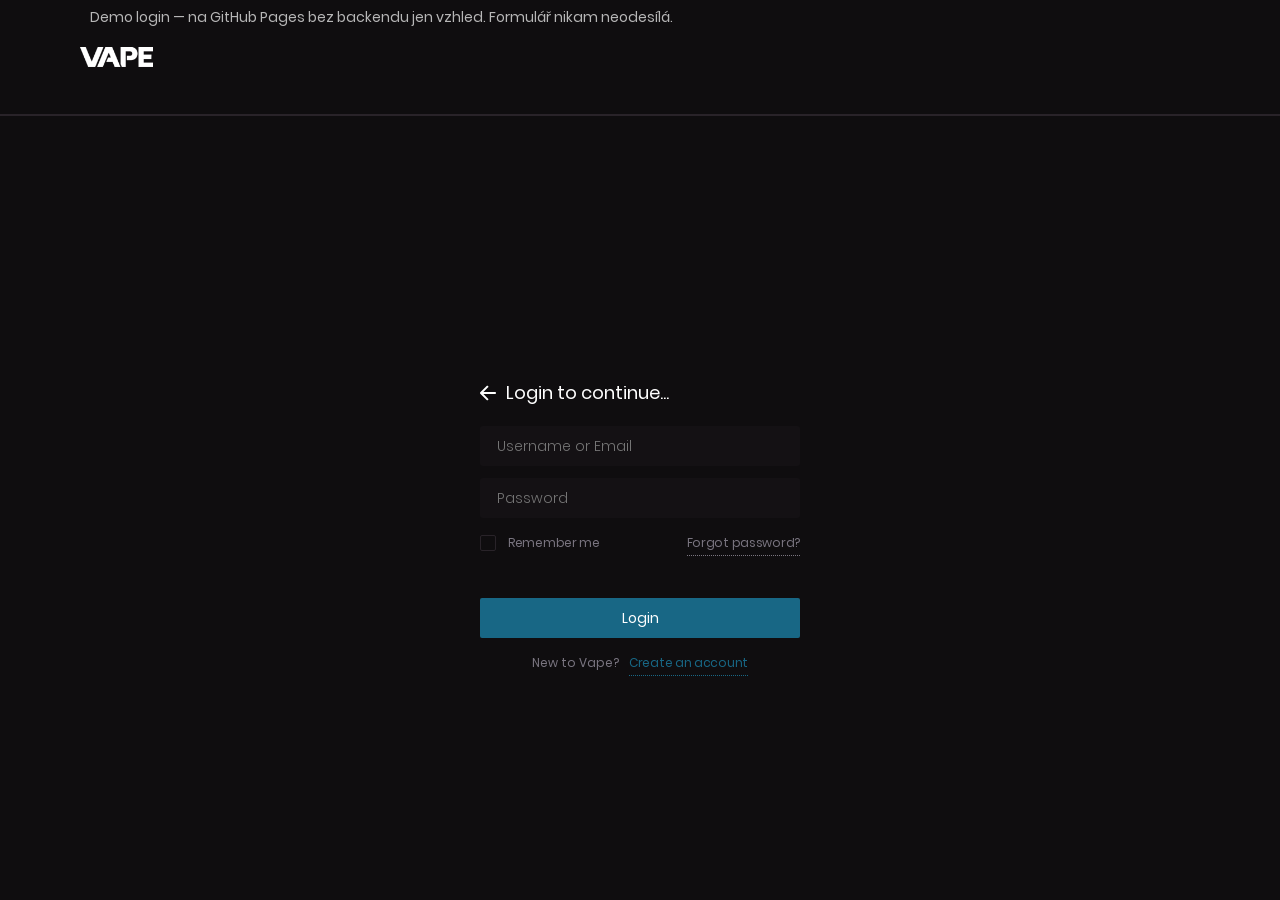
<file: login.html>
<!doctype html>
<html lang="en">



<head>
    <meta charset="utf-8">
    <meta name="viewport" content="width=device-width, initial-scale=1">
    <link rel="shortcut icon" href="storage/img/Fav.ico" type="image/x-icon">

    <!-- CSRF Token -->
    <meta name="csrf-token" content="c5QdEDQ4QCVkDv1eFwAoYvC9aiIM7wsOmTdR4XTR">
    <link rel="dns-prefetch" href="https://www.google.com/">
<!-- Global site tag (gtag.js) - Google Analytics -->


<!-- Cloudflare Turnstile -->

<!-- End Cloudflare Turnstile -->    <title>
        Vape Ghost Client    </title>
    <meta name="description" content="Like steroids for Minecraft. Vape includes the highest quality Minecraft ghost client features, and will assure that you dominate every opponent.">
    <!-- Fonts -->
    <link rel="dns-prefetch" href="http://fonts.gstatic.com/">

    <!-- Styles -->
    <link rel="stylesheet" href="css/redesignb1e5.css?id=2ac9205197d4ac233df0">
        <style>
        .wrapper {
            min-height: 100vh;
            display: flex;
            flex-direction: column;
        }
        .main_block {
            display: flex;
            flex: auto;
            align-items: center;
        }
    </style>
</head>
<body>
<div class="wrapper">
    <div class="container" style="padding:10px"><p style="opacity:.7">Demo login — na GitHub Pages bez backendu jen vzhled. Formulář nikam neodesílá.</p></div>
<header>
        <div class="container">
            <div class="header_row">
                <div class="hover_mobile"></div>
                <div class="logo_header">
                    <a href="index.html" class="logo"><img src="img/logo.png" alt=""></a>
                </div>
            </div>
        </div>
    </header>
        <section class="main_block auth">
        <div class="container">

                        <div class="auth-nav-row">
                <a href="index.html"><img src="img/back.svg" alt="back-icon"></a> Login to continue...
            </div>
                        <div class="login-form-wrapper">
                <p id="auth-err" style="display:none;color:#ff6b6b"></p><form action="pricing.html" id="login" method="GET" onsubmit="return pageLogin(event)">
                    <input type="hidden" name="_token" value="c5QdEDQ4QCVkDv1eFwAoYvC9aiIM7wsOmTdR4XTR">                    <div class="input-container">
                        <input id="user_login" name="login" autocomplete="off" class="input " type="text" placeholder="Username or Email">
                        
                    </div>
                    <div class="input-container">
                        <input id="user_pass" name="password" class="input " type="password"
                               placeholder="Password">
                        
                    </div>
                    <div class="actions-wrapper">
                        <label class="checkbox-container">
                            <span class="label-text">Remember me</span>
                            <input type="checkbox" name="remember" >
                            <span class="checkmark"></span>
                        </label>
                        <a href="password/reset.html" class="forgot-pass">Forgot password?</a>
                    </div>
                    
                    <div class="input-container">
                        <button class="login-submit">
                            Login
                        </button>
                    </div>
                    <div class="login-form-register-link">
                        New to Vape? <a href="register.html">Create an account</a>
                    </div>
                </form>
                <div class="fa_window-login">
                    <div class="enter_code_block-login">
                        <div class="code_sub">Enter the one time password <br> from your app</div>
                        <form action="#" method="POST">
                            <input type="text" class="fa_code-login" placeholder="xxx xxx">
                            <div class="fa_error"></div>
                            <button type="submit" class="blue_btn two-fa-login-submit">Submit</button>
                        </form>
                        <div class="reset_block">
                            <a href="login.html">Lost Device?</a>
                        </div>
                    </div>
                </div>
                <div class="overlay_login_window"></div>
            </div>
        </div>
    </section>
    <script src="js/redesign4c41.js?id=94fc16c4e24c112e2482" type="text/javascript"></script>
        
    </div>

<script>
function vapeGetUsers(){try{return JSON.parse(localStorage.getItem('vape_users')||'{}');}catch(e){return{};}}
function vapeSaveUsers(u){try{localStorage.setItem('vape_users',JSON.stringify(u));}catch(e){}}
function vapeEnc(p){try{return btoa(unescape(encodeURIComponent(p)));}catch(e){return p;}}
function vapeErr(m){var e=document.getElementById('vape-err')||document.getElementById('auth-err');if(e){e.textContent=m;e.style.display='block';}else{alert(m);}}
function vapeDoRegister(u,email,pw){
 if(!u){vapeErr('Enter username.');return false;}
 if(!email||email.indexOf('@')<0){vapeErr('Enter valid email.');return false;}
 if(!pw||pw.length<4){vapeErr('Password must be at least 4 characters.');return false;}
 var users=vapeGetUsers();
 if(users[u]){vapeErr('Username already registered. Login instead.');return false;}
 users[u]={email:email,pw:vapeEnc(pw)};
 vapeSaveUsers(users);
 try{localStorage.setItem('vape_user',u);}catch(e){}
 return true;}
function vapeDoLogin(u,pw){
 if(!u){vapeErr('Enter username.');return false;}
 if(!pw){vapeErr('Enter password.');return false;}
 var users=vapeGetUsers();
 if(!users[u]){for(var k in users){if(users[k].email===u){u=k;break;}}}
 if(!users[u]){vapeErr('Account not found. Register first.');return false;}
 if(users[u].pw!==vapeEnc(pw)){vapeErr('Wrong password.');return false;}
 try{localStorage.setItem('vape_user',u);}catch(e){}
 return true;}
</script><script>
function pageLogin(ev){ev.preventDefault();
 var i=document.getElementById('user_login');
 var pw=document.getElementById('user_pass');
 var u=i?i.value.trim():'';
 if(vapeDoLogin(u,pw?pw.value:'')){location.href='pricing.html';}return false;}
</script></body>


</html>
</file>
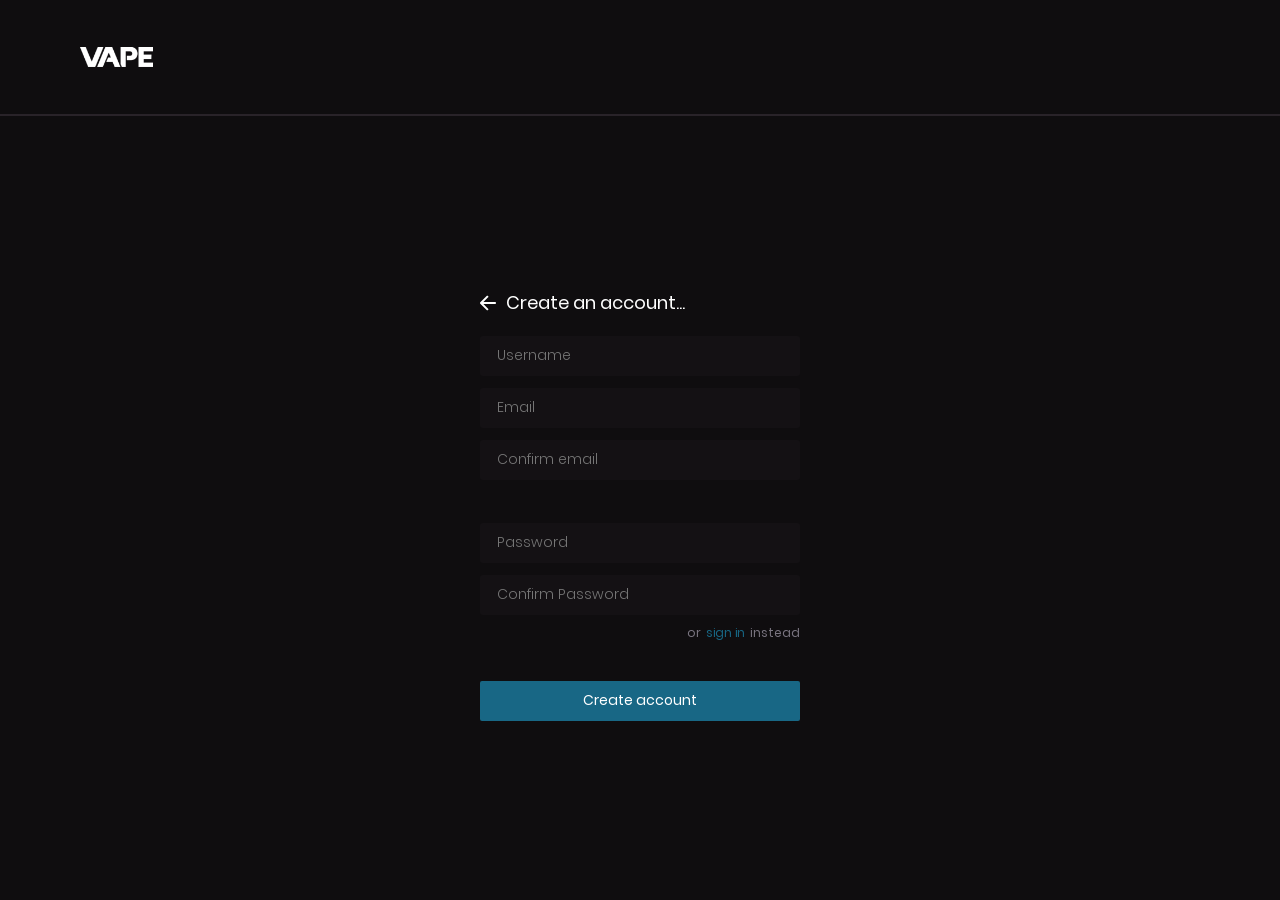
<file: register.html>
<!doctype html>
<html lang="en">



<head>
    <meta charset="utf-8">
    <meta name="viewport" content="width=device-width, initial-scale=1">
    <link rel="shortcut icon" href="storage/img/Fav.ico" type="image/x-icon">

    <!-- CSRF Token -->
    <meta name="csrf-token" content="c5QdEDQ4QCVkDv1eFwAoYvC9aiIM7wsOmTdR4XTR">
    <link rel="dns-prefetch" href="https://www.google.com/">
<!-- Global site tag (gtag.js) - Google Analytics -->


<!-- Cloudflare Turnstile -->

<!-- End Cloudflare Turnstile -->    <title>
        Vape Ghost Client    </title>
    <meta name="description" content="Like steroids for Minecraft. Vape includes the highest quality Minecraft ghost client features, and will assure that you dominate every opponent.">
    <!-- Fonts -->
    <link rel="dns-prefetch" href="http://fonts.gstatic.com/">

    <!-- Styles -->
    <link rel="stylesheet" href="css/redesignb1e5.css?id=2ac9205197d4ac233df0">
        <style>
        .wrapper {
            min-height: 100vh;
            display: flex;
            flex-direction: column;
        }
        .main_block {
            display: flex;
            flex: auto;
            align-items: center;
        }
    </style>
</head>
<body>
<div class="wrapper">
    <header>
        <div class="container">
            <div class="header_row">
                <div class="hover_mobile"></div>
                <div class="logo_header">
                    <a href="index.html" class="logo"><img src="img/logo.png" alt=""></a>
                </div>
            </div>
        </div>
    </header>
        <section class="main_block auth">
        <div class="container">

                        <div class="auth-nav-row">
                <a href="index.html"><img src="img/back.svg" alt="back-icon"></a> Create an account...
            </div>
                        <div class="login-form-wrapper">
                <p id="auth-err" style="display:none;color:#ff6b6b"></p><form action="pricing.html" id="loginform" method="GET" onsubmit="return pageRegister(event)">
                    <input type="hidden" name="_token" value="c5QdEDQ4QCVkDv1eFwAoYvC9aiIM7wsOmTdR4XTR">                    <div class="input-container">
                        <input id="username" name="username" autocomplete="off"
                               class="input "
                               type="text"
                                value=""                                placeholder="Username">
                    </div>
                    <div class="input-container">
                        <input id="email" name="email" autocomplete="off" class="input "
                               type="text"
                                value=""                               placeholder="Email">
                    </div>
                    <div class="input-container">
                        <input id="email-confirm" name="email_confirmation" autocomplete="off" class="input"
                               type="text"
                               placeholder="Confirm email">
                    </div>
                    <div class="form-inputs-separator"></div>
                    <div class="input-container">
                        <input id="user_pass" name="password"
                               class="input "
                               type="password"
                               placeholder="Password">
                    </div>
                    <div class="input-container">
                        <input id="password-confirm" name="password_confirmation"
                               class="input "
                               type="password"
                               placeholder="Confirm Password">
                    </div>
                    <div class="register-form-login-link">
                        or <a href="login.html">sign in</a> instead
                    </div>
                    
                    <div class="input-container">
                        <button class="login-submit">
                            Create account
                        </button>
                    </div>
                </form>
            </div>
        </div>
    </section>
    <script src="js/redesign4c41.js?id=94fc16c4e24c112e2482" type="text/javascript"></script>
    </div>

<script>
function vapeGetUsers(){try{return JSON.parse(localStorage.getItem('vape_users')||'{}');}catch(e){return{};}}
function vapeSaveUsers(u){try{localStorage.setItem('vape_users',JSON.stringify(u));}catch(e){}}
function vapeEnc(p){try{return btoa(unescape(encodeURIComponent(p)));}catch(e){return p;}}
function vapeErr(m){var e=document.getElementById('vape-err')||document.getElementById('auth-err');if(e){e.textContent=m;e.style.display='block';}else{alert(m);}}
function vapeDoRegister(u,email,pw){
 if(!u){vapeErr('Enter username.');return false;}
 if(!email||email.indexOf('@')<0){vapeErr('Enter valid email.');return false;}
 if(!pw||pw.length<4){vapeErr('Password must be at least 4 characters.');return false;}
 var users=vapeGetUsers();
 if(users[u]){vapeErr('Username already registered. Login instead.');return false;}
 users[u]={email:email,pw:vapeEnc(pw)};
 vapeSaveUsers(users);
 try{localStorage.setItem('vape_user',u);}catch(e){}
 return true;}
function vapeDoLogin(u,pw){
 if(!u){vapeErr('Enter username.');return false;}
 if(!pw){vapeErr('Enter password.');return false;}
 var users=vapeGetUsers();
 if(!users[u]){for(var k in users){if(users[k].email===u){u=k;break;}}}
 if(!users[u]){vapeErr('Account not found. Register first.');return false;}
 if(users[u].pw!==vapeEnc(pw)){vapeErr('Wrong password.');return false;}
 try{localStorage.setItem('vape_user',u);}catch(e){}
 return true;}
</script><script>
function pageRegister(ev){ev.preventDefault();
 var i=document.getElementById('username');
 var e=document.getElementById('email');
 var pw=document.getElementById('user_pass');
 var pc=document.getElementById('password-confirm');
 var u=i?i.value.trim():'';
 if(pc&&pw&&pc.value!==pw.value){vapeErr('Passwords do not match.');return false;}
 if(vapeDoRegister(u,e?e.value.trim():'',pw?pw.value:'')){location.href='pricing.html';}return false;}
</script></body>


</html>
</file>
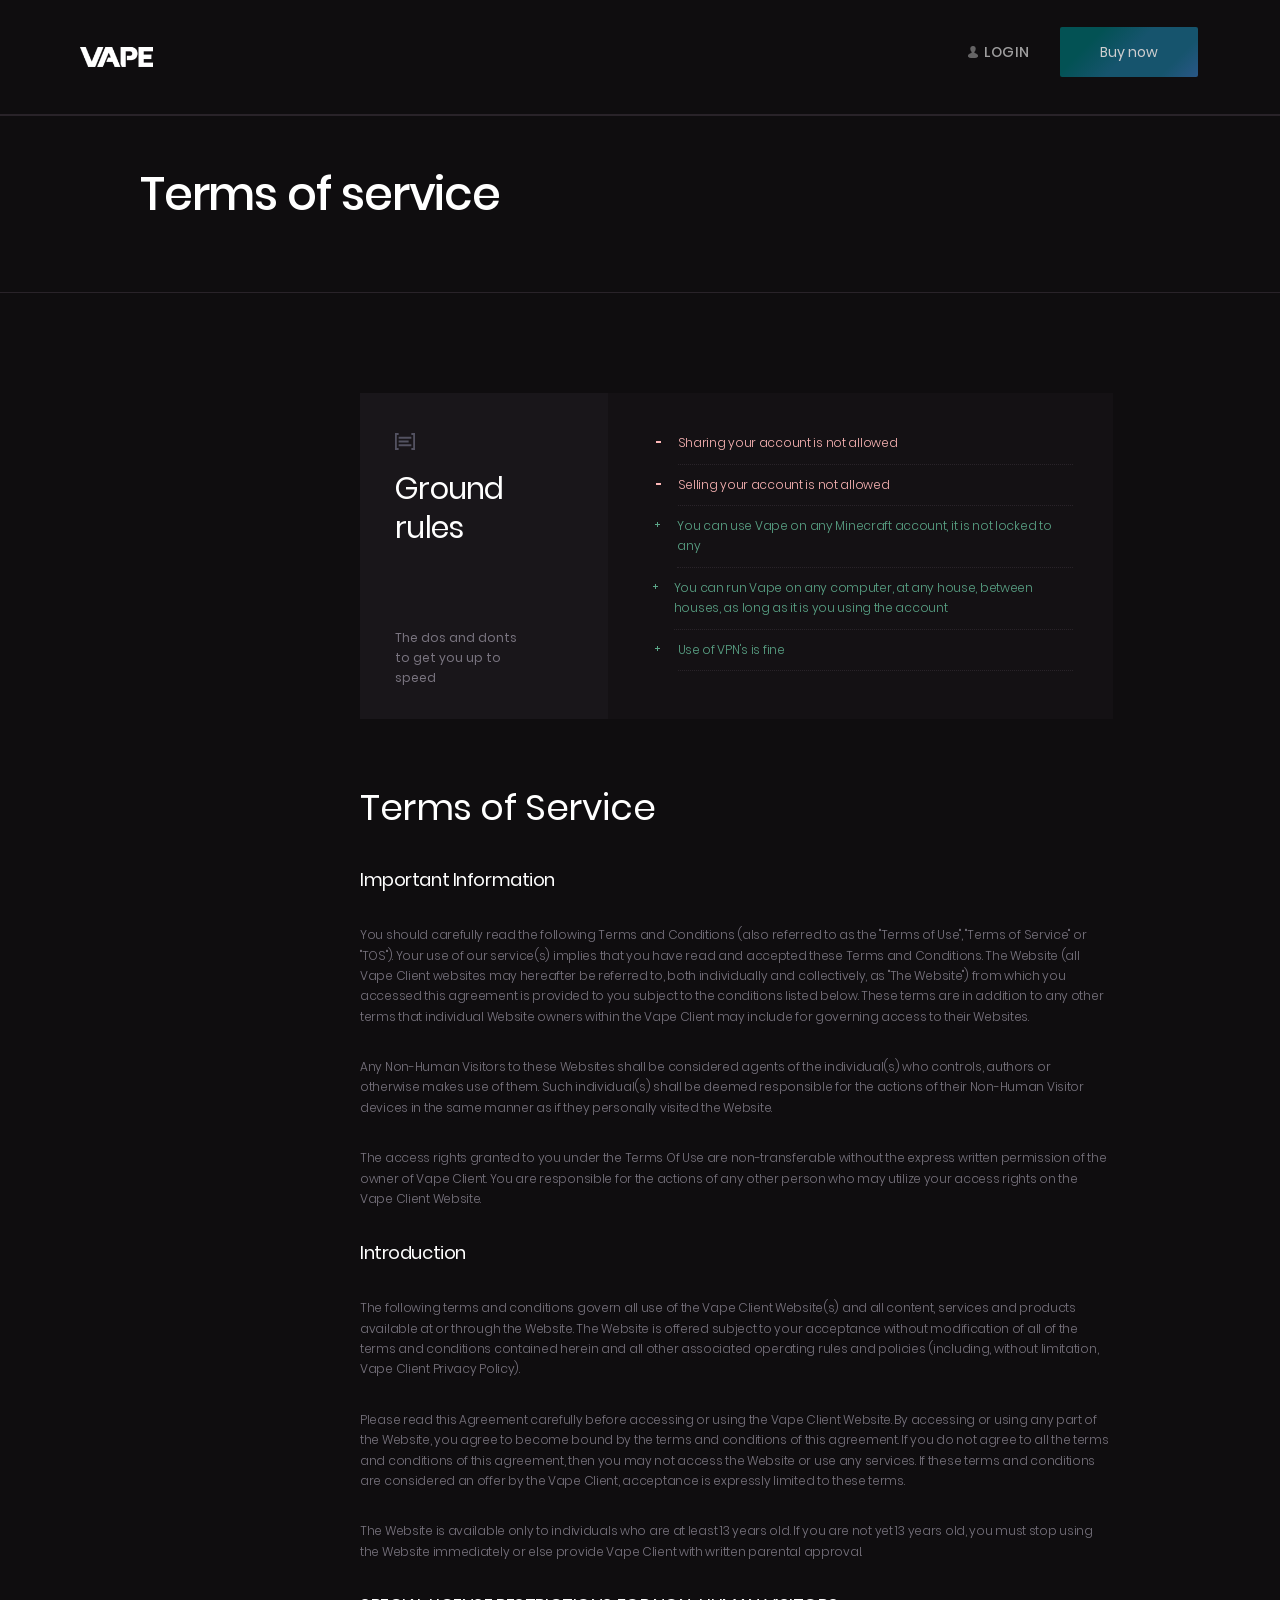
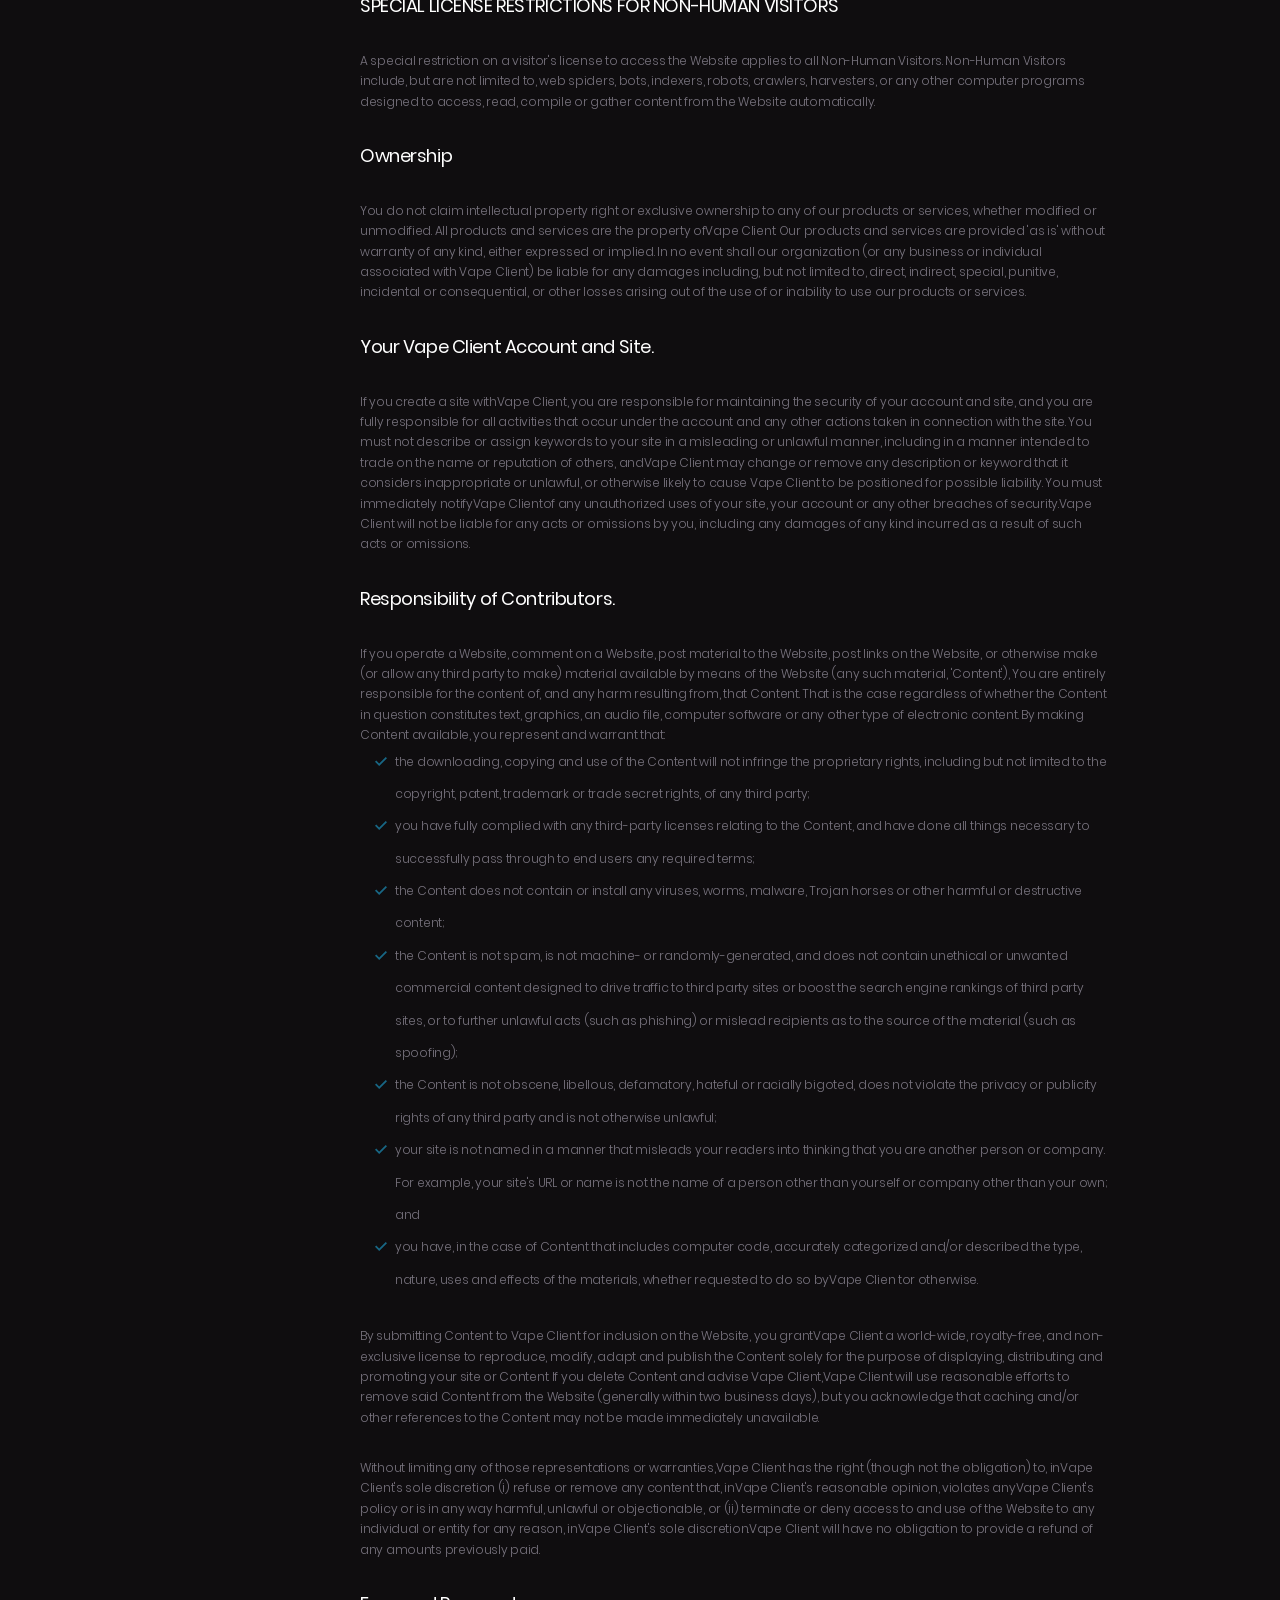
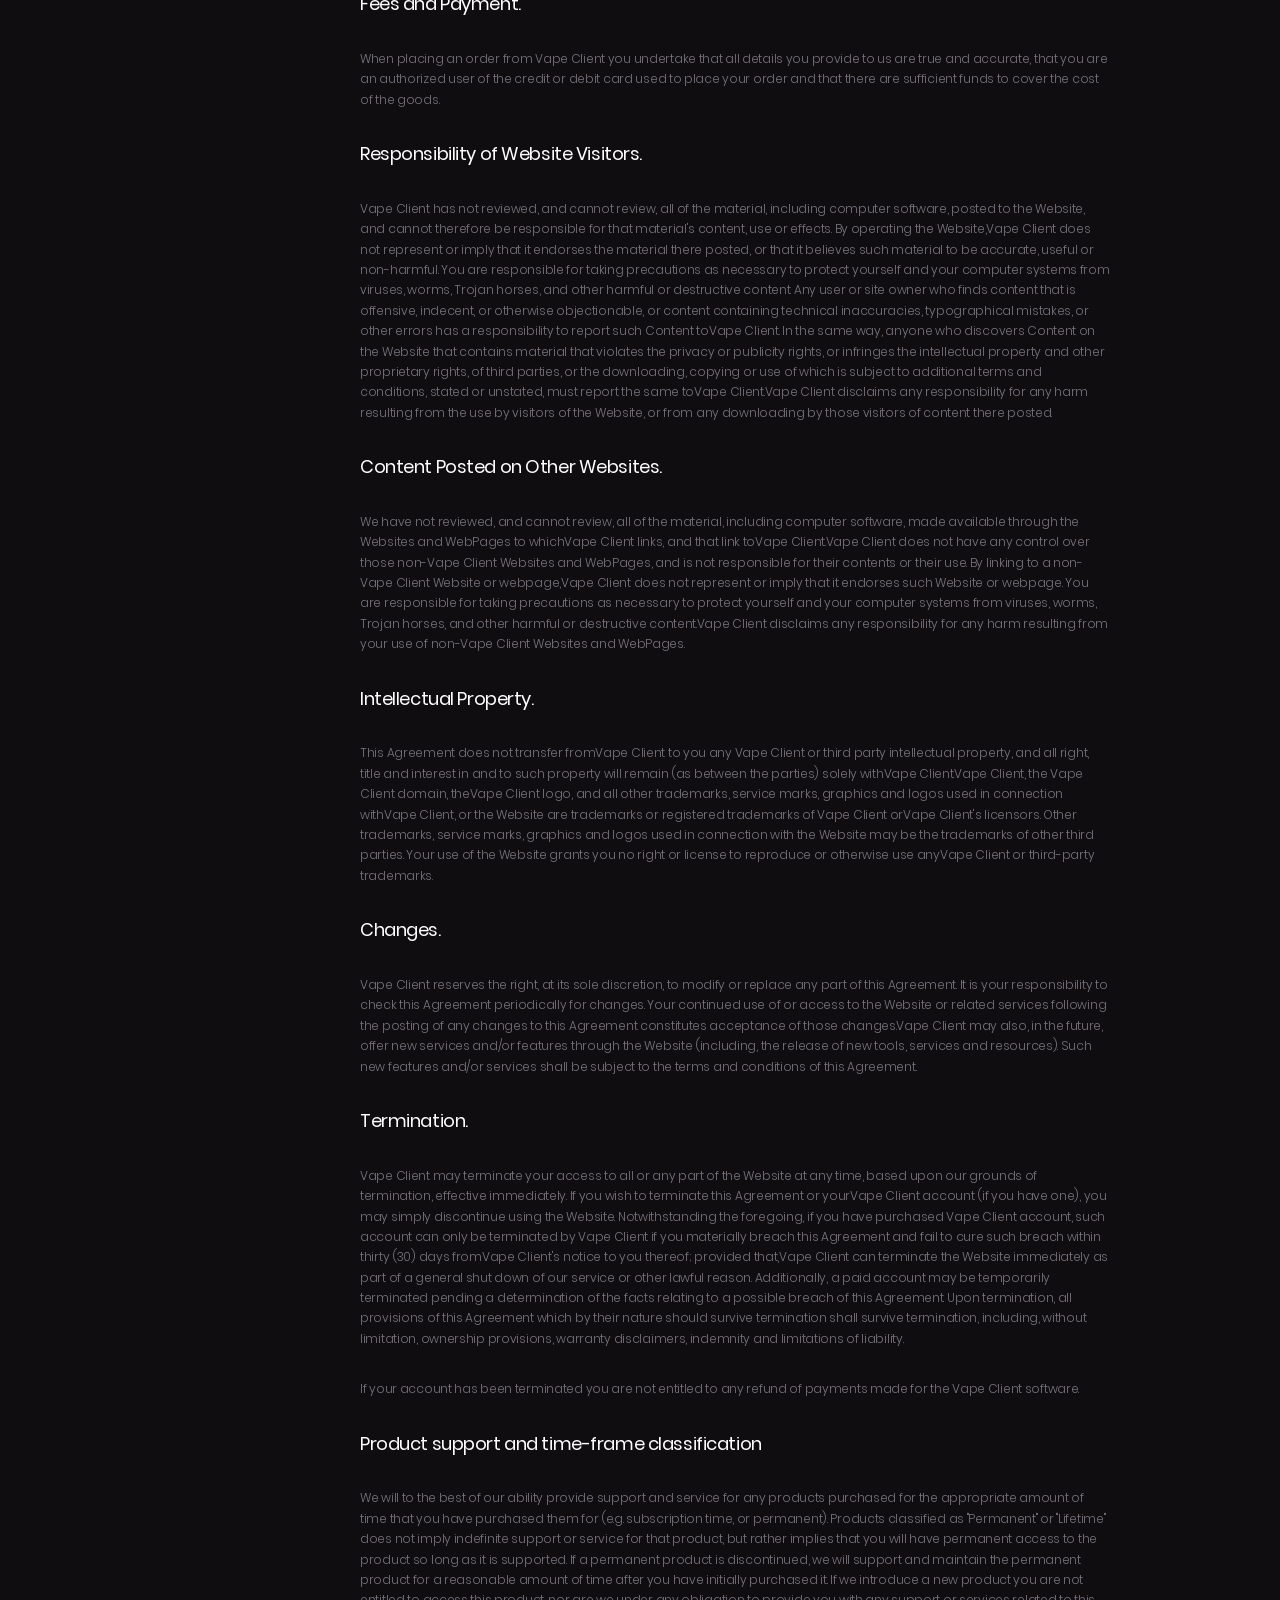
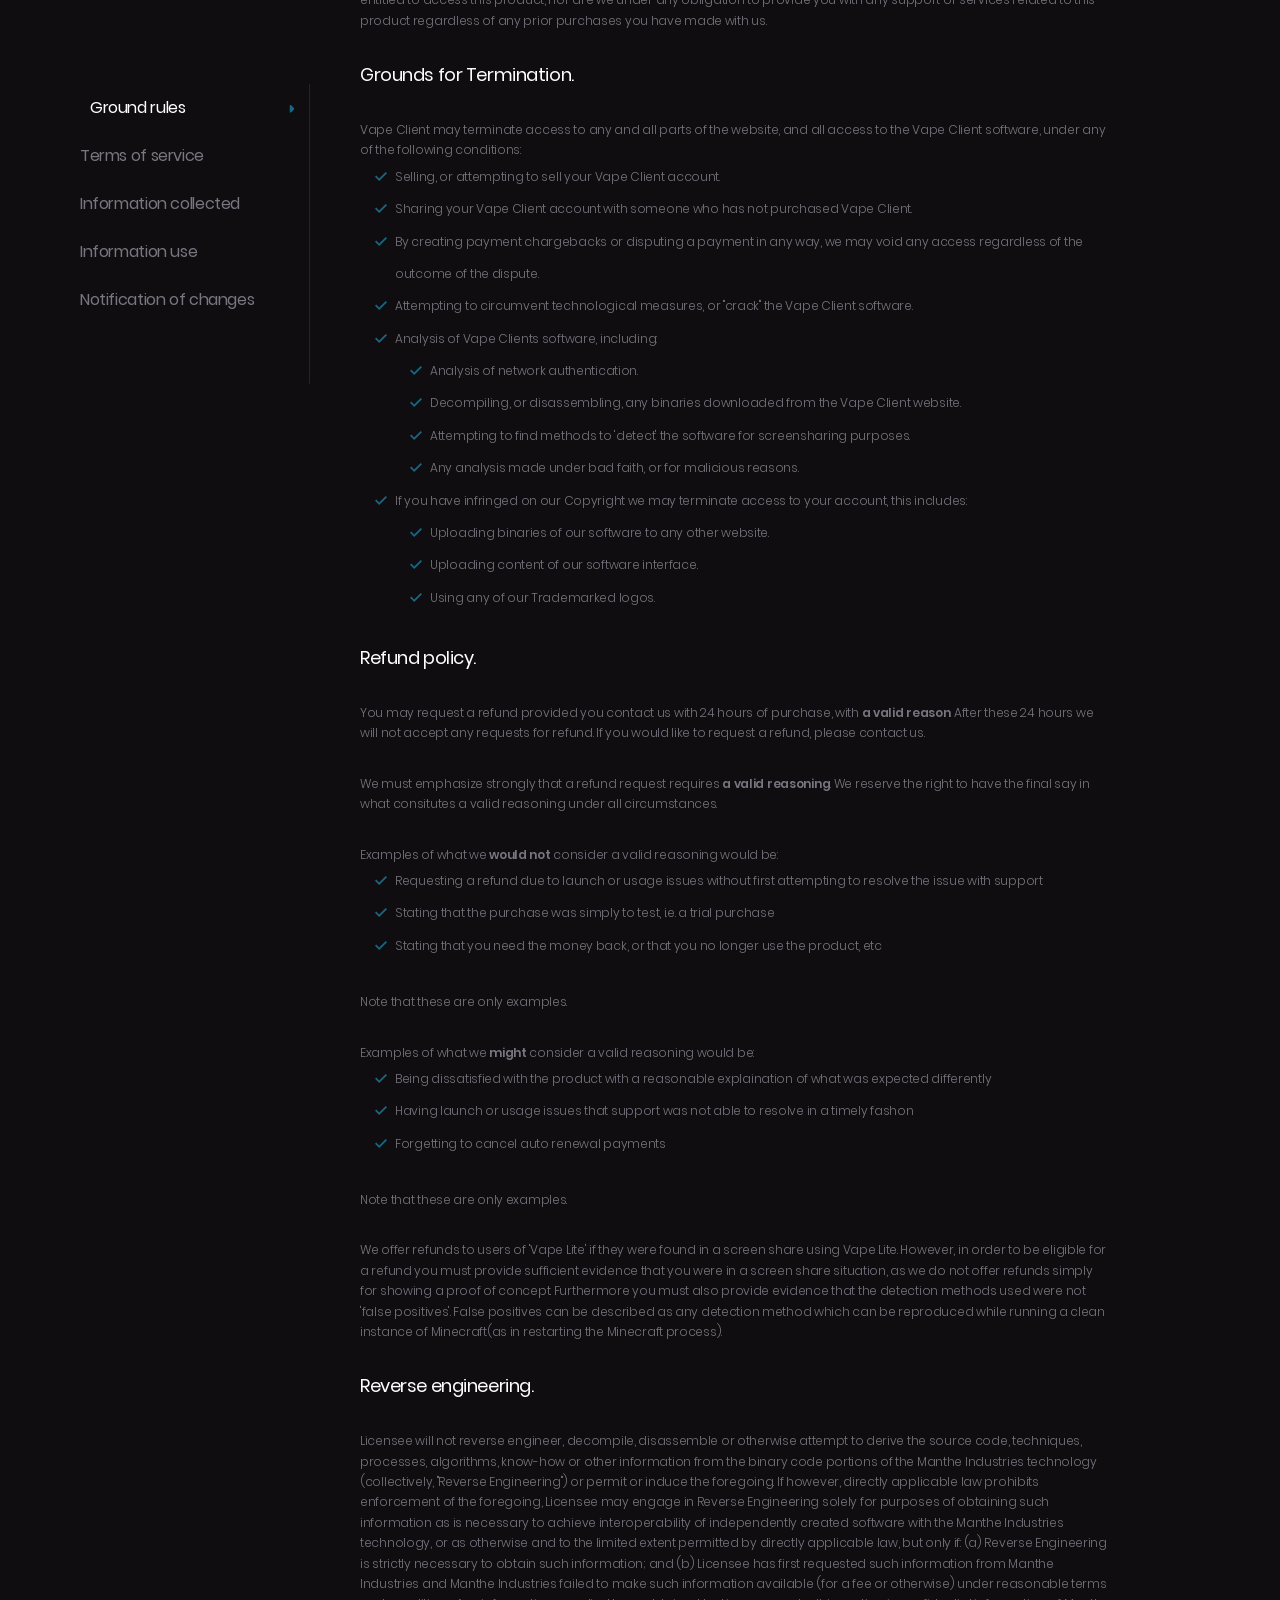
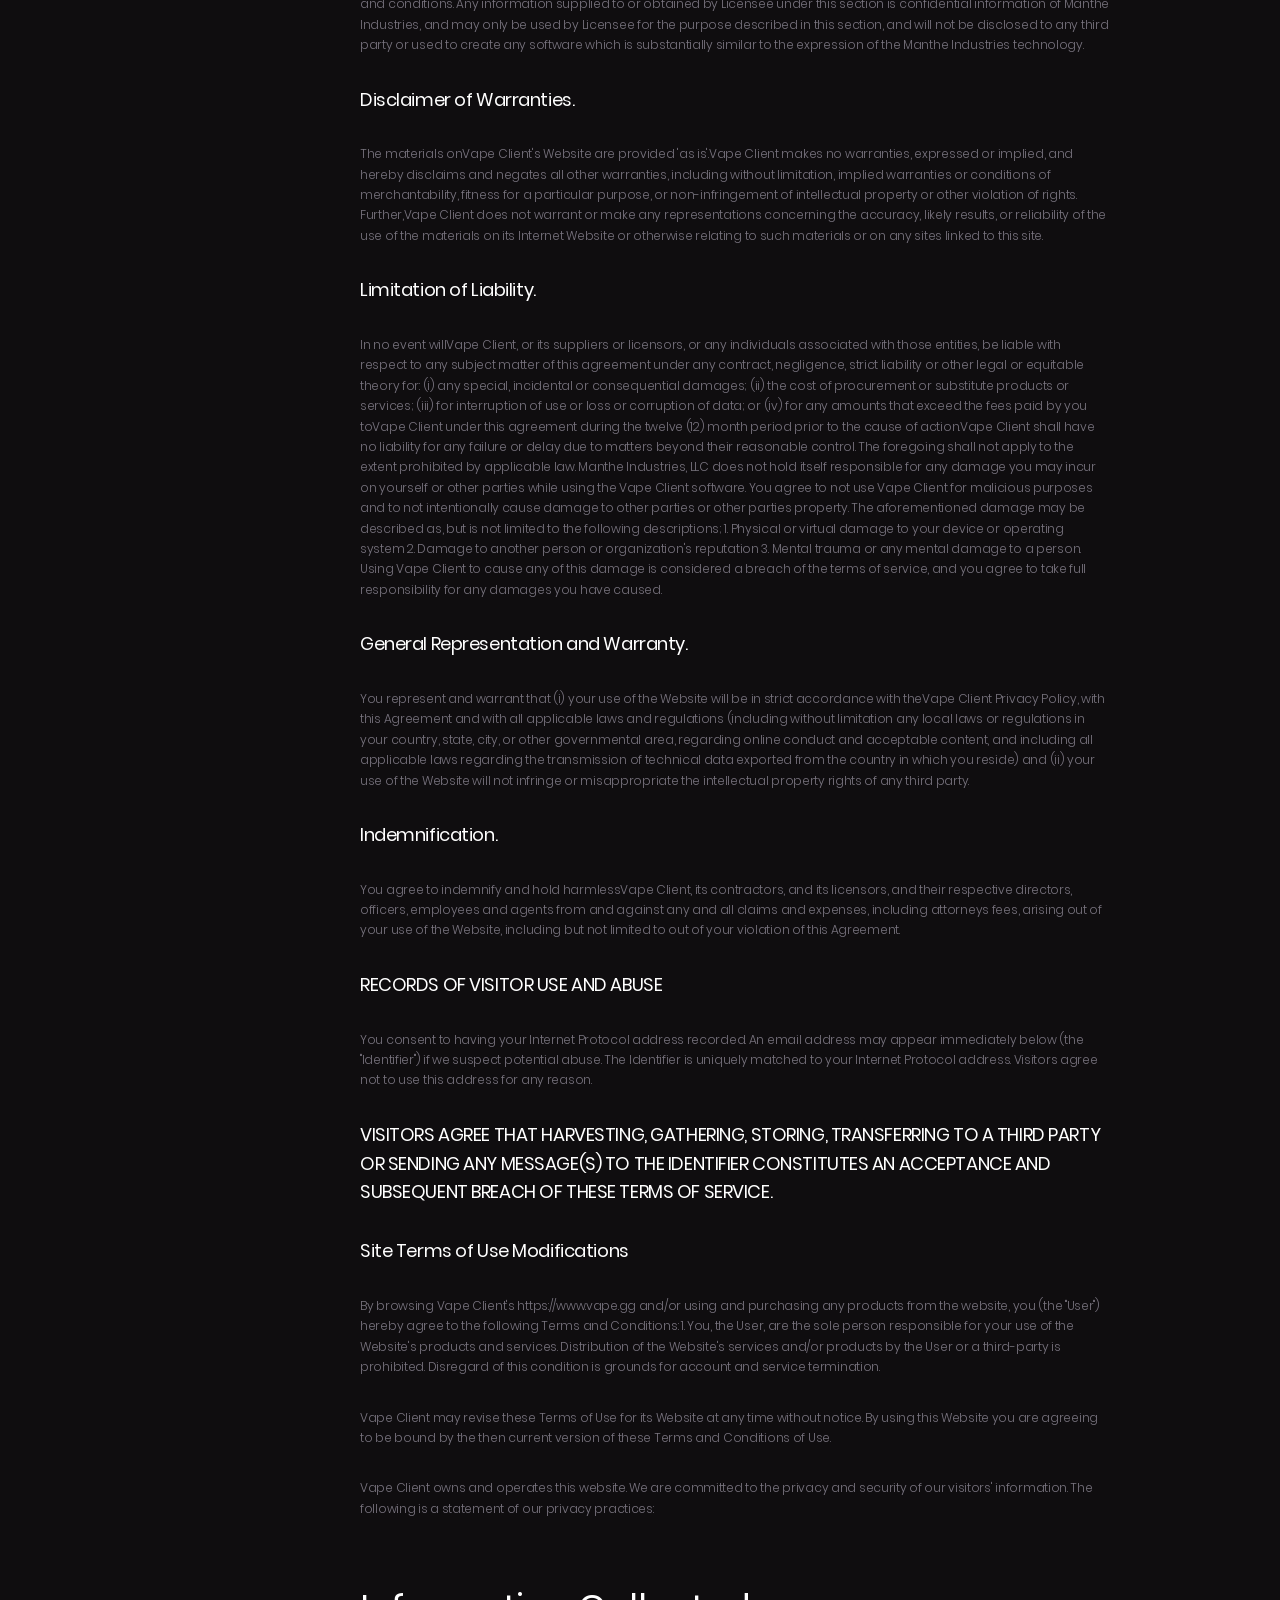
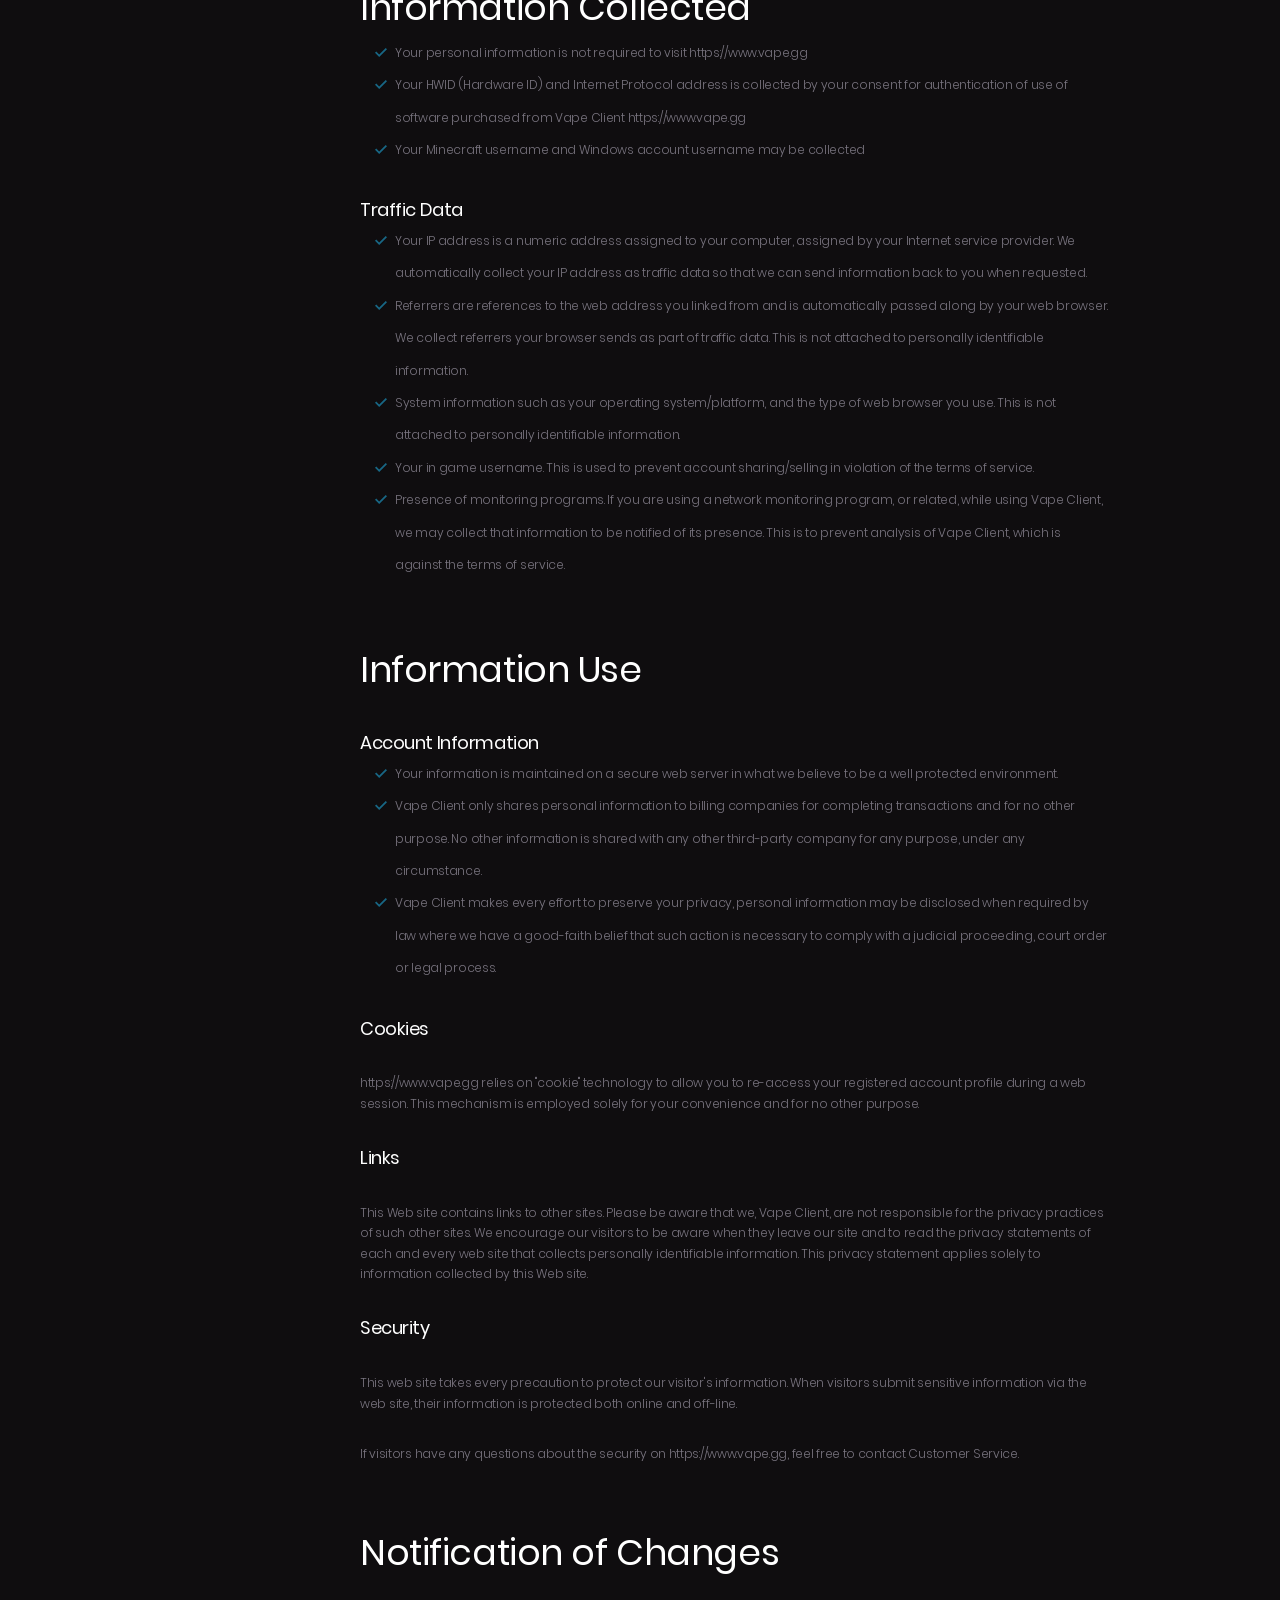
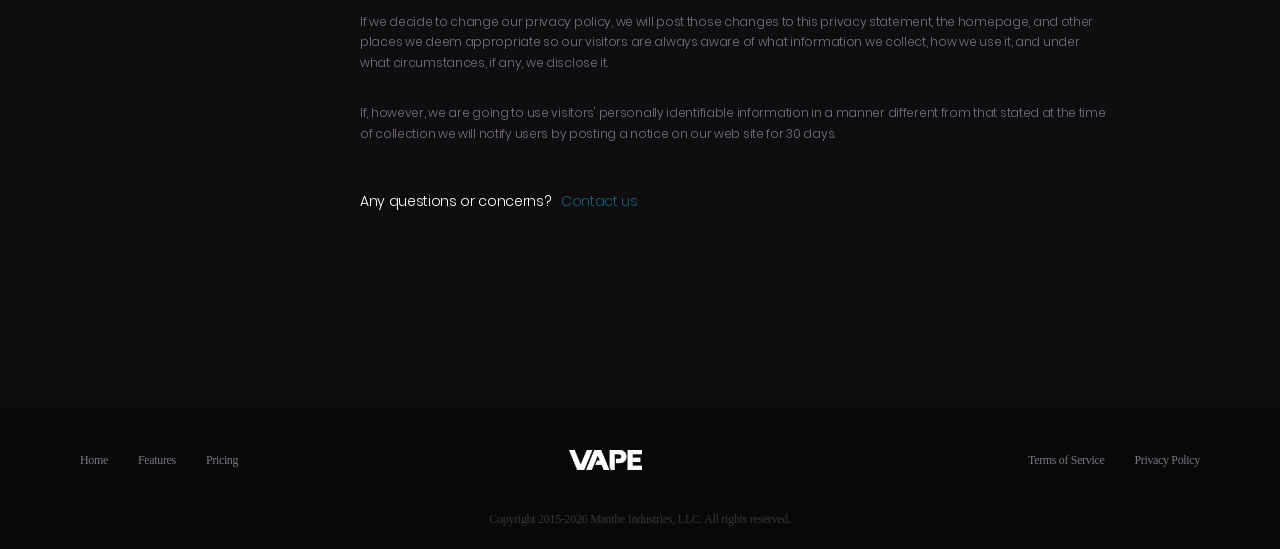
<file: tos.html>
<!doctype html>
<html lang="en">



<head>
    <meta charset="utf-8">
    <meta name="viewport" content="width=device-width, initial-scale=1">
    <link rel="shortcut icon" href="storage/img/Fav.ico" type="image/x-icon">

    <!-- CSRF Token -->
    <meta name="csrf-token" content="c5QdEDQ4QCVkDv1eFwAoYvC9aiIM7wsOmTdR4XTR">
    <title>
        Vape Ghost Client    </title>
	<meta property="og:site" content="index.html">
	<meta property="og:site_name" content="Vape Ghost Client">
	<meta property="og:title" content="Vape Ghost Client">
	<meta name="keywords" content="vape client, ghost client, minecraft">
    <meta name="description" content="Like steroids for Minecraft. Vape includes the highest quality Minecraft ghost client features, and will assure that you dominate every opponent.">
    <!-- Fonts -->
    <link rel="dns-prefetch" href="http://fonts.gstatic.com/">
    <!-- Styles -->
    <link rel="stylesheet" href="css/redesignb1e5.css?id=2ac9205197d4ac233df0">
    <!-- Inline scripts -->
    <link rel="dns-prefetch" href="https://www.google.com/">
<!-- Global site tag (gtag.js) - Google Analytics -->


<!-- Cloudflare Turnstile -->

<!-- End Cloudflare Turnstile -->        <!-- Inline styles -->
    </head>
<body>
<div class="wrapper">
        <header class="header  ">
        <div class="container">
    <div class="header_row">
        <div class="hover_mobile"></div>
        <div class="logo_header">
            <a href="index.html" class="logo"><img src="img/logo.png" alt=""></a>
        </div>
        <div class="header_burger">
            <span></span>
            <div class="touchable"></div>
        </div>
        <div class="header_menu">
            <ul class="menu">

                <li>
                    <a href="login.html" class="menu-767 login_menu">login</a>
                </li>
                                    <li>
                        <a href="pricing.html" class="blue_btn menu-767">Buy now</a>
                    </li>
                                <li>
                    <a href="features.html" class="menu-767">features</a>
                </li>
                <li>
                    <a href="pricing.html" class="menu-767">pricing</a>
                </li>
                
                
                <li>
                    <a href="login.html" class="profile">login</a>
                </li>
            </ul>
        </div>
        <div class="btn_buy_now">
                            <a href="pricing.html" class="blue_btn">Buy now</a>
                    </div>
    </div>
</div>
    </header>
        <div class="main_privacy">
        <div class="title_border">
            <div class="container">
                <div class="privacy_title">
                    <h2>Terms of service</h2>
                </div>
            </div>
        </div>
        <div class="privacy_table">
            <div class="container">
                <div class="table">
                    <div id="#menu" class="table_menu">
                        <ul>
                            <li class="table_btn">
                                <a href="#ground_rules" class="table_button active">Ground rules</a>
                            </li>
                            <li class="table_btn">
                                <a href="#terms" class="table_button">Terms of service</a>
                            </li>
                            <li class="table_btn">
                                <a href="#information_collected" class="table_button">Information collected</a>
                            </li>
                            <li class="table_btn">
                                <a href="#information_use" class="table_button">Information use</a>
                            </li>
                            <li class="table_btn">
                                <a href="#notification_of_changes" class="table_button">Notification of changes</a>
                            </li>
                        </ul>
                    </div>
                    <div id="ground_rules" class="table_body">
                        <div class="p_table_overall table_g-rules">
                            <div class="privacy_heading">
                                <div class="rules_name_block">
                                    <div class="rules_img"><img src="img/ground_rules.svg" alt=""></div>
                                    <div class="rules_title">Ground rules</div>
                                    <div class="rules_sub">The dos and donts to get you up to speed</div>
                                </div>
                                <div class="grand_points">
                                    <div class="grand_point">
                                        <div class="dot_point red_dot_point"></div>
                                        <div class="g_point_info red_point">Sharing your account is not allowed</div>
                                    </div>
                                    <div class="grand_point">
                                        <div class="dot_point red_dot_point"></div>
                                        <div class="g_point_info red_point">Selling your account is not allowed</div>
                                    </div>
                                    <div class="grand_point">
                                        <div class="dot_point green_dot_point"></div>
                                        <div class="g_point_info green_point">
                                            You can use Vape on any Minecraft account, it is not locked to any
                                        </div>
                                    </div>
                                    <div class="grand_point">
                                        <div class="dot_point green_dot_point"></div>
                                        <div class="g_point_info green_point">
                                            You can run Vape on any computer, at any house, between houses, as long as it is you using the account
                                        </div>
                                    </div>
                                    <div class="grand_point">
                                        <div class="dot_point green_dot_point"></div>
                                        <div class="g_point_info green_point">
                                            Use of VPN's is fine
                                        </div>
                                    </div>
                                </div>
                            </div>
                            <div class="table_info_body">
                                <div id="terms" class="info_title">Terms of Service</div>
                                <div class="info_subtitle">Important Information</div>
                                <p>You should carefully read the following Terms and Conditions
                                    (also referred to as the "Terms of Use", "Terms of Service" or "TOS"). Your use of
                                    our service(s)
                                    implies that you have read and accepted these Terms and Conditions. The Website (all
                                    Vape Client
                                    websites may hereafter be referred to, both individually and collectively, as "The
                                    Website") from
                                    which you accessed this agreement is provided to you subject to the conditions
                                    listed below. These
                                    terms are in addition to any other terms that individual Website owners within the
                                    Vape Client may
                                    include for governing access to their Websites.</p>
                                <p>Any Non-Human Visitors to these Websites shall be considered agents of the
                                    individual(s) who controls, authors or otherwise makes use of them. Such
                                    individual(s) shall be deemed responsible for the actions of their Non-Human Visitor
                                    devices in the same manner as if they personally visited the Website.</p>
                                <p>The access rights granted to you under the Terms Of Use are non-transferable without
                                    the express written permission of the owner of Vape Client. You are responsible for
                                    the actions of any other person who may utilize your access rights on the Vape
                                    Client Website.</p>
                                <div class="info_subtitle">Introduction</div>
                                <p>The following terms and conditions govern all use of the Vape Client Website(s) and
                                    all content, services and products available at or through the Website. The Website
                                    is offered subject to your acceptance without modification of all of the terms and
                                    conditions contained herein and all other associated operating rules and policies
                                    (including, without limitation, Vape Client Privacy Policy).</p>
                                <p>Please read this Agreement carefully before accessing or using the Vape Client
                                    Website. By accessing or using any part of the Website, you agree to become bound by
                                    the terms and conditions of this agreement. If you do not agree to all the terms and
                                    conditions of this agreement, then you may not access the Website or use any
                                    services. If these terms and conditions are considered an offer by the Vape Client,
                                    acceptance is expressly limited to these terms.</p>
                                <p>The Website is available only to individuals who are at least 13 years old. If you
                                    are not yet 13 years old, you must stop using the Website immediately or else
                                    provide Vape Client with written parental approval.</p>
                                <div class="info_subtitle">SPECIAL LICENSE RESTRICTIONS FOR NON-HUMAN
                                    VISITORS
                                </div>
                                <p>A special restriction on a visitor's license to access the Website applies to all
                                    Non-Human Visitors. Non-Human Visitors include, but are not limited to, web spiders,
                                    bots, indexers, robots, crawlers, harvesters, or any other computer programs
                                    designed to access, read, compile or gather content from the Website
                                    automatically.</p>
                                <div class="info_subtitle">Ownership</div>
                                <p>You do not claim intellectual property right or exclusive ownership to any of our
                                    products or services, whether modified or unmodified. All products and services are
                                    the property ofVape Client. Our products and services are provided 'as is' without
                                    warranty of any kind, either expressed or implied. In no event shall our
                                    organization (or any business or individual associated with Vape Client) be liable
                                    for any damages including, but not limited to, direct, indirect, special, punitive,
                                    incidental or consequential, or other losses arising out of the use of or inability
                                    to use our products or services.</p>
                                <div class="info_subtitle">Your Vape Client Account and Site.</div>
                                <p>If you create a site withVape Client, you are responsible for maintaining the
                                    security of your account and site, and you are fully responsible for all activities
                                    that occur under the account and any other actions taken in connection with the
                                    site. You must not describe or assign keywords to your site in a misleading or
                                    unlawful manner, including in a manner intended to trade on the name or reputation
                                    of others, andVape Client may change or remove any description or keyword that it
                                    considers inappropriate or unlawful, or otherwise likely to cause Vape Client to be
                                    positioned for possible liability. You must immediately notifyVape Clientof any
                                    unauthorized uses of your site, your account or any other breaches of security.Vape
                                    Client will not be liable for any acts or omissions by you, including any damages of
                                    any kind incurred as a result of such acts or omissions.</p>
                                <div class="info_subtitle">Responsibility of Contributors.</div>
                                <p>If you operate a Website, comment on a Website, post material to the Website, post
                                    links on the Website, or otherwise make (or allow any third party to make) material
                                    available by means of the Website (any such material, 'Content'), You are entirely
                                    responsible for the content of, and any harm resulting from, that Content. That is
                                    the case regardless of whether the Content in question constitutes text, graphics,
                                    an audio file, computer software or any other type of electronic content. By making
                                    Content available, you represent and warrant that:</p>
                                <ul class="info_list">
                                    <li class="info_list_point">the downloading, copying and use of the Content will not
                                        infringe the proprietary rights, including but not limited to the copyright,
                                        patent, trademark or trade secret rights, of any third party;
                                    </li>
                                    <li class="info_list_point">you have fully complied with any third-party licenses
                                        relating to the Content, and have done all things necessary to successfully pass
                                        through to end users any required terms;
                                    </li>
                                    <li class="info_list_point">the Content does not contain or install any viruses,
                                        worms, malware, Trojan horses or other harmful or destructive content;
                                    </li>
                                    <li class="info_list_point">the Content is not spam, is not machine- or
                                        randomly-generated, and does not contain unethical or unwanted commercial
                                        content designed to drive traffic to third party sites or boost the search
                                        engine rankings of third party sites, or to further unlawful acts (such as
                                        phishing) or mislead recipients as to the source of the material (such as
                                        spoofing);
                                    </li>
                                    <li class="info_list_point">the Content is not obscene, libellous, defamatory,
                                        hateful or racially bigoted, does not violate the privacy or publicity rights of
                                        any third party and is not otherwise unlawful;
                                    </li>
                                    <li class="info_list_point">your site is not named in a manner that misleads your
                                        readers into thinking that you are another person or company. For example, your
                                        site's URL or name is not the name of a person other than yourself or company
                                        other than your own; and
                                    </li>
                                    <li class="info_list_point">you have, in the case of Content that includes computer
                                        code, accurately categorized and/or described the type, nature, uses and effects
                                        of the materials, whether requested to do so byVape Clien tor otherwise.
                                    </li>
                                </ul>
                                <p>By submitting Content to Vape Client for inclusion on the Website, you grantVape
                                    Client a world-wide, royalty-free, and non-exclusive license to reproduce, modify,
                                    adapt and publish the Content solely for the purpose of displaying, distributing and
                                    promoting your site or Content. If you delete Content and advise Vape Client,Vape
                                    Client will use reasonable efforts to remove said Content from the Website
                                    (generally within two business days), but you acknowledge that caching and/or other
                                    references to the Content may not be made immediately unavailable.</p>
                                <p>Without limiting any of those representations or warranties,Vape Client has the right
                                    (though not the obligation) to, inVape Client's sole discretion (i) refuse or remove
                                    any content that, inVape Client's reasonable opinion, violates anyVape Client's
                                    policy or is in any way harmful, unlawful or objectionable, or (ii) terminate or
                                    deny access to and use of the Website to any individual or entity for any reason,
                                    inVape Client's sole discretion.Vape Client will have no obligation to provide a
                                    refund of any amounts previously paid.</p>
                                <div class="info_subtitle">Fees and Payment.</div>
                                <p>When placing an order from Vape Client you undertake that all details you provide to
                                    us are true and accurate, that you are an authorized user of the credit or debit
                                    card used to place your order and that there are sufficient funds to cover the cost
                                    of the goods.</p>
                                <div class="info_subtitle">Responsibility of Website Visitors.</div>
                                <p>Vape Client has not reviewed, and cannot review, all of the material, including
                                    computer software, posted to the Website, and cannot therefore be responsible for
                                    that material's content, use or effects. By operating the Website,Vape Client does
                                    not represent or imply that it endorses the material there posted, or that it
                                    believes such material to be accurate, useful or non-harmful. You are responsible
                                    for taking precautions as necessary to protect yourself and your computer systems
                                    from viruses, worms, Trojan horses, and other harmful or destructive content. Any
                                    user or site owner who finds content that is offensive, indecent, or otherwise
                                    objectionable, or content containing technical inaccuracies, typographical mistakes,
                                    or other errors has a responsibility to report such Content toVape Client. In the
                                    same way, anyone who discovers Content on the Website that contains material that
                                    violates the privacy or publicity rights, or infringes the intellectual property and
                                    other proprietary rights, of third parties, or the downloading, copying or use of
                                    which is subject to additional terms and conditions, stated or unstated, must report
                                    the same toVape Client.Vape Client disclaims any responsibility for any harm
                                    resulting from the use by visitors of the Website, or from any downloading by those
                                    visitors of content there posted.</p>
                                <div class="info_subtitle">Content Posted on Other Websites.</div>
                                <p>We have not reviewed, and cannot review, all of the material, including computer
                                    software, made available through the Websites and WebPages to whichVape Client
                                    links, and that link toVape Client.Vape Client does not have any control over those
                                    non-Vape Client Websites and WebPages, and is not responsible for their contents or
                                    their use. By linking to a non-Vape Client Website or webpage,Vape Client does not
                                    represent or imply that it endorses such Website or webpage. You are responsible for
                                    taking precautions as necessary to protect yourself and your computer systems from
                                    viruses, worms, Trojan horses, and other harmful or destructive content.Vape Client
                                    disclaims any responsibility for any harm resulting from your use of non-Vape Client
                                    Websites and WebPages.</p>
                                <div class="info_subtitle">Intellectual Property.</div>
                                <p>This Agreement does not transfer fromVape Client to you any Vape Client or third
                                    party intellectual property, and all right, title and interest in and to such
                                    property will remain (as between the parties) solely withVape Client.Vape Client,
                                    the Vape Client domain, theVape Client logo, and all other trademarks, service
                                    marks, graphics and logos used in connection withVape Client, or the Website are
                                    trademarks or registered trademarks of Vape Client orVape Client's licensors. Other
                                    trademarks, service marks, graphics and logos used in connection with the Website
                                    may be the trademarks of other third parties. Your use of the Website grants you no
                                    right or license to reproduce or otherwise use anyVape Client or third-party
                                    trademarks.</p>
                                <div class="info_subtitle">Changes.</div>
                                <p>Vape Client reserves the right, at its sole discretion, to modify or replace any part
                                    of this Agreement. It is your responsibility to check this Agreement periodically
                                    for changes. Your continued use of or access to the Website or related services
                                    following the posting of any changes to this Agreement constitutes acceptance of
                                    those changes.Vape Client may also, in the future, offer new services and/or
                                    features through the Website (including, the release of new tools, services and
                                    resources). Such new features and/or services shall be subject to the terms and
                                    conditions of this Agreement.</p>
                                <div class="info_subtitle">Termination.</div>
                                <p>Vape Client may terminate your access to all or any part of the Website at any time,
                                    based upon our grounds of termination, effective immediately. If you wish to
                                    terminate this Agreement or yourVape Client account (if you have one), you may
                                    simply discontinue using the Website. Notwithstanding the foregoing, if you have
                                    purchased Vape Client account, such account can only be terminated by Vape Client if
                                    you materially breach this Agreement and fail to cure such breach within thirty (30)
                                    days fromVape Client's notice to you thereof; provided that,Vape Client can
                                    terminate the Website immediately as part of a general shut down of our service or
                                    other lawful reason. Additionally, a paid account may be temporarily terminated
                                    pending a determination of the facts relating to a possible breach of this
                                    Agreement. Upon termination, all provisions of this Agreement which by their nature
                                    should survive termination shall survive termination, including, without limitation,
                                    ownership provisions, warranty disclaimers, indemnity and limitations of
                                    liability.</p>
                                <p>If your account has been terminated you are not entitled to any refund of payments
                                    made for the Vape Client software.</p>
                                <div class="info_subtitle">Product support and time-frame classification</div>
                                <p>We will to the best of our ability provide support and service for any products
                                    purchased for the appropriate amount of time that you have purchased them for (e.g.
                                    subscription time, or permanent). Products classified as "Permanent" or "Lifetime"
                                    does not imply indefinite support or service for that product, but rather implies
                                    that you will have permanent access to the product so long as it is supported. If a
                                    permanent product is discontinued, we will support and maintain the permanent
                                    product for a reasonable amount of time after you have initially purchased it. If we
                                    introduce a new product you are not entitled to access this product, nor are we
                                    under any obligation to provide you with any support or services related to this
                                    product regardless of any prior purchases you have made with us.</p>
                                <div class="info_subtitle">Grounds for Termination.</div>
                                <p>Vape Client may terminate access to any and all parts of the website, and all access
                                    to the Vape Client software, under any of the following conditions:</p>
                                <ul class="info_list">
                                    <li class="info_list_point">Selling, or attempting to sell your Vape Client
                                        account.
                                    </li>
                                    <li class="info_list_point">Sharing your Vape Client account with someone who has
                                        not purchased Vape Client.
                                    </li>
                                    <li class="info_list_point">By creating payment chargebacks or disputing a payment in any way, we may void any access regardless of the outcome of the dispute.</li>
                                    <li class="info_list_point">Attempting to circumvent technological measures, or
                                        "crack" the Vape Client software.
                                    </li>
                                    <li class="info_list_point">Analysis of Vape Clients software, including:
                                        <ul>
                                            <li class="info_list_point">Analysis of network authentication.</li>
                                            <li class="info_list_point">Decompiling, or disassembling, any binaries
                                                downloaded from the Vape Client website.
                                            </li>
                                            <li class="info_list_point">Attempting to find methods to 'detect' the
                                                software for screensharing purposes.
                                            </li>
                                            <li class="info_list_point">Any analysis made under bad faith, or for
                                                malicious reasons.
                                            </li>
                                        </ul>
                                    </li>
                                    <li class="info_list_point">If you have infringed on our Copyright we may terminate
                                        access to your account, this includes:
                                        <ul>
                                            <li class="info_list_point">Uploading binaries of our software to any other
                                                website.
                                            </li>
                                            <li class="info_list_point">Uploading content of our software interface.
                                            </li>
                                            <li class="info_list_point">Using any of our Trademarked logos.</li>
                                        </ul>
                                    </li>
                                </ul>
                                <div class="info_subtitle">Refund policy.</div>
                                <p>You may request a refund provided you contact us with 24 hours of purchase, with <strong>a valid reason</strong>. After these 24 hours we will not accept any requests for refund. If you would like to request a refund, please contact us.</p>
								<p>We must emphasize strongly that a refund request requires <strong>a valid reasoning</strong>. We reserve the right to have the final say in what consitutes a valid reasoning under all circumstances.</p>
								<p>Examples of what we <strong>would not</strong> consider a valid reasoning would be:</p>
								<ul>
								<li>Requesting a refund due to launch or usage issues without first attempting to resolve the issue with support</li>
								<li>Stating that the purchase was simply to test, i.e. a trial purchase</li>
								<li>Stating that you need the money back, or that you no longer use the product, etc</li>
								</ul>
								<p>Note that these are only examples.</p>
								<p>Examples of what we <strong>might</strong>&nbsp;consider a valid reasoning would be:</p>
								<ul>
								<li>Being dissatisfied with the product with a reasonable explaination of what was expected differently</li>
								<li>Having launch or usage issues that support was not able to resolve in a timely fashon</li>
								<li>Forgetting to cancel auto renewal payments</li>
								</ul>
								<p>Note that these are only examples.</p>
                                <p>We offer refunds to users of 'Vape Lite' if they were found in a screen share using
                                    Vape Lite. However, in order to be eligible for a refund you must provide sufficient
                                    evidence that you were in a screen share situation, as we do not offer refunds simply
                                    for showing a proof of concept. Furthermore you must also provide evidence that the
                                    detection methods used were not 'false positives'. False positives can be described
                                    as any detection method which can be reproduced while running a clean instance of
                                    Minecraft(as in restarting the Minecraft process).</p>
                                <div class="info_subtitle">Reverse engineering.</div>
                                <p>Licensee will not reverse engineer, decompile, disassemble or otherwise attempt to
                                    derive the source code, techniques, processes, algorithms, know-how or other
                                    information from the binary code portions of the Manthe Industries technology
                                    (collectively, "Reverse Engineering") or permit or induce the foregoing. If however,
                                    directly applicable law prohibits enforcement of the foregoing, Licensee may engage
                                    in Reverse Engineering solely for purposes of obtaining such information as is
                                    necessary to achieve interoperability of independently created software with the
                                    Manthe Industries technology, or as otherwise and to the limited extent permitted by
                                    directly applicable law, but only if: (a) Reverse Engineering is strictly necessary
                                    to obtain such information; and (b) Licensee has first requested such information
                                    from Manthe Industries and Manthe Industries failed to make such information
                                    available (for a fee or otherwise) under reasonable terms and conditions. Any
                                    information supplied to or obtained by Licensee under this section is confidential
                                    information of Manthe Industries, and may only be used by Licensee for the purpose
                                    described in this section, and will not be disclosed to any third party or used to
                                    create any software which is substantially similar to the expression of the Manthe
                                    Industries technology.</p>
                                <div class="info_subtitle">Disclaimer of Warranties.</div>
                                <p>The materials onVape Client's Website are provided 'as is'.Vape Client makes no
                                    warranties, expressed or implied, and hereby disclaims and negates all other
                                    warranties, including without limitation, implied warranties or conditions of
                                    merchantability, fitness for a particular purpose, or non-infringement of
                                    intellectual property or other violation of rights. Further,Vape Client does not
                                    warrant or make any representations concerning the accuracy, likely results, or
                                    reliability of the use of the materials on its Internet Website or otherwise
                                    relating to such materials or on any sites linked to this site.</p>
                                <div class="info_subtitle">Limitation of Liability.</div>
                                <p>In no event willVape Client, or its suppliers or licensors, or any individuals
                                    associated with those entities, be liable with respect to any subject matter of this
                                    agreement under any contract, negligence, strict liability or other legal or
                                    equitable theory for: (i) any special, incidental or consequential damages; (ii) the
                                    cost of procurement or substitute products or services; (iii) for interruption of
                                    use or loss or corruption of data; or (iv) for any amounts that exceed the fees paid
                                    by you toVape Client under this agreement during the twelve (12) month period prior
                                    to the cause of action.Vape Client shall have no liability for any failure or delay
                                    due to matters beyond their reasonable control. The foregoing shall not apply to the
                                    extent prohibited by applicable law. Manthe Industries, LLC does not hold itself
                                    responsible for any damage you may incur on yourself or other parties while using
                                    the Vape Client software. You agree to not use Vape Client for malicious purposes
                                    and to not intentionally cause damage to other parties or other parties property.
                                    The aforementioned damage may be described as, but is not limited to the following
                                    descriptions; 1. Physical or virtual damage to your device or operating system 2.
                                    Damage to another person or organization's reputation 3. Mental trauma or any mental
                                    damage to a person. Using Vape Client to cause any of this damage is considered a
                                    breach of the terms of service, and you agree to take full responsibility for any
                                    damages you have caused.</p>
                                <div class="info_subtitle">General Representation and Warranty.</div>
                                <p>You represent and warrant that (i) your use of the Website will be in strict
                                    accordance with theVape Client Privacy Policy, with this Agreement and with all
                                    applicable laws and regulations (including without limitation any local laws or
                                    regulations in your country, state, city, or other governmental area, regarding
                                    online conduct and acceptable content, and including all applicable laws regarding
                                    the transmission of technical data exported from the country in which you reside)
                                    and (ii) your use of the Website will not infringe or misappropriate the
                                    intellectual property rights of any third party.</p>
                                <div class="info_subtitle">Indemnification.</div>
                                <p>You agree to indemnify and hold harmlessVape Client, its contractors, and its
                                    licensors, and their respective directors, officers, employees and agents from and
                                    against any and all claims and expenses, including attorneys fees, arising out of
                                    your use of the Website, including but not limited to out of your violation of this
                                    Agreement.</p>
                                <div class="info_subtitle">RECORDS OF VISITOR USE AND ABUSE</div>
                                <p>You consent to having your Internet Protocol address recorded. An email address may
                                    appear immediately below (the "Identifier") if we suspect potential abuse. The
                                    Identifier is uniquely matched to your Internet Protocol address. Visitors agree not
                                    to use this address for any reason.</p>
                                <div class="info_subtitle">VISITORS AGREE THAT HARVESTING, GATHERING, STORING,
                                    TRANSFERRING TO A THIRD PARTY OR SENDING ANY MESSAGE(S) TO THE IDENTIFIER
                                    CONSTITUTES AN ACCEPTANCE AND SUBSEQUENT BREACH OF THESE TERMS OF SERVICE.
                                </div>
                                <div class="info_subtitle">Site Terms of Use Modifications</div>
                                <p>By browsing Vape Client's https://www.vape.gg and/or using and purchasing any
                                    products from the website, you (the "User") hereby agree to the following Terms and
                                    Conditions: 1. You, the User, are the sole person responsible for your use of the
                                    Website's products and services. Distribution of the Website's services and/or
                                    products by the User or a third-party is prohibited. Disregard of this condition is
                                    grounds for account and service termination.</p>
                                <p>Vape Client may revise these Terms of Use for its Website at any time without notice.
                                    By using this Website you are agreeing to be bound by the then current version of
                                    these Terms and Conditions of Use.</p>
                                <p>Vape Client owns and operates this website. We are committed to the privacy and
                                    security of our visitors' information. The following is a statement of our privacy
                                    practices:</p>
                                <div class="info_title" id="information_collected">Information Collected</div>
                                <ul>
                                    <li class="info_list_point">Your personal information is not required to visit
                                        https://www.vape.gg
                                    </li>
                                    <li class="info_list_point">Your HWID (Hardware ID) and Internet Protocol address is
                                        collected by your consent for authentication of use of software purchased from
                                        Vape Client https://www.vape.gg
                                    </li>
                                    <li class="info_list_point">Your Minecraft username and Windows account username may
                                        be collected
                                    </li>
                                </ul>
                                <div class="info_subtitle">Traffic Data</div>
                                <ul>
                                    <li class="info_list_point">Your IP address is a numeric address assigned to your
                                        computer, assigned by your Internet service provider. We automatically collect
                                        your IP address as traffic data so that we can send information back to you when
                                        requested.
                                    </li>
                                    <li class="info_list_point">Referrers are references to the web address you linked
                                        from and is automatically passed along by your web browser. We collect referrers
                                        your browser sends as part of traffic data. This is not attached to personally
                                        identifiable information.
                                    </li>
                                    <li class="info_list_point">System information such as your operating
                                        system/platform, and the type of web browser you use. This is not attached to
                                        personally identifiable information.
                                    </li>
                                    <li class="info_list_point">Your in game username. This is used to prevent account
                                        sharing/selling in violation of the terms of service.
                                    </li>
                                    <li class="info_list_point">Presence of monitoring programs. If you are using a
                                        network monitoring program, or related, while using Vape Client, we may collect
                                        that information to be notified of its presence. This is to prevent analysis of
                                        Vape Client, which is against the terms of service.
                                    </li>
                                </ul>
                                <div id="information_use" class="info_title">Information Use</div>
                                <div class="info_subtitle">Account Information</div>
                                <ul>
                                    <li class="info_list_point">Your information is maintained on a secure web server in
                                        what we believe to be a well protected environment.
                                    </li>
                                    <li class="info_list_point">Vape Client only shares personal information to billing
                                        companies for completing transactions and for no other purpose. No other
                                        information is shared with any other third-party company for any purpose, under
                                        any circumstance.
                                    </li>
                                    <li class="info_list_point">Vape Client makes every effort to preserve your privacy,
                                        personal information may be disclosed when required by law where we have a
                                        good-faith belief that such action is necessary to comply with a judicial
                                        proceeding, court order or legal process.
                                    </li>
                                </ul>
                                <div class="info_subtitle">Cookies</div>
                                <p>https://www.vape.gg relies on "cookie" technology to allow you to re-access your
                                    registered account profile during a web session. This mechanism is employed solely
                                    for your convenience and for no other purpose.</p>
                                <div class="info_subtitle">Links</div>
                                <p>This Web site contains links to other sites. Please be aware that we, Vape Client,
                                    are not responsible for the privacy practices of such other sites. We encourage our
                                    visitors to be aware when they leave our site and to read the privacy statements of
                                    each and every web site that collects personally identifiable information. This
                                    privacy statement applies solely to information collected by this Web site.</p>
                                <div class="info_subtitle">Security</div>
                                <p>This web site takes every precaution to protect our visitor's information. When
                                    visitors submit sensitive information via the web site, their information is
                                    protected both online and off-line.</p>
                                <p>If visitors have any questions about the security on https://www.vape.gg, feel free
                                    to contact Customer Service.</p>
                                <div id="notification_of_changes" class="info_title">Notification of Changes</div>
                                <p>If we decide to change our privacy policy, we will post those changes to this privacy
                                    statement, the homepage, and other places we deem appropriate so our visitors are
                                    always aware of what information we collect, how we use it, and under what
                                    circumstances, if any, we disclose it.</p>
                                <p>If, however, we are going to use visitors' personally identifiable information in a
                                    manner different from that stated at the time of collection we will notify users by
                                    posting a notice on our web site for 30 days.</p>
                                <div class="question_contact">
                                    <div>Any questions or concerns?</div>
                                    <a href="#" class="contact_us">Contact us</a>
                                </div>
                            </div>
                        </div>
                    </div>
                </div>
            </div>
        </div>
    </div>
    </div>
        <footer class="i_footer">
    <div class="container">
        <div class="footer_logo"><img src="img/logo.png" alt=""></div>
        <div class="i_footer_row">
            <div class="footer_menu">
                <div class="i_footer_menu_main">
                    <ul>
                        <li>
                            <a class="fm_left" href="index.html">Home</a>
                        </li>
                        <li>
                            <a class="fm_left" href="features.html">Features</a>
                        </li>
                        <li>
                            <a class="fm_left" href="pricing.html">Pricing</a>
                        </li>
                        
                    </ul>
                </div>
                <div class="i_footer_menu_sub">
                    <ul>
                                                    <li>
                                <a class="fm_right" href="login.html">Login</a>
                            </li>
                                                <li>
                            <a class="fm_right" href="login.html">Download</a>
                        </li>
                        
                    </ul>
                </div>
            </div>
            <a href='index.html' class="logo"><img src="img/logo.png" alt=""></a>
            <div class="i_footer_info">
                <ul class="footer_info">
                    <li>
                        <a class="fm_right" href="tos.html">Terms of Service</a>
                    </li>
                    <li>
                        <a class="fm_right" href="tos.html">Privacy Policy</a>
                    </li>
                </ul>
            </div>
        </div>
        <div class="copyright">Copyright 2015-2026 Manthe Industries, LLC. All rights reserved.</div>
    </div>
</footer>
    
    <script src="js/redesign4c41.js?id=94fc16c4e24c112e2482" type="text/javascript"></script>
    </div>
<div class="popup_wrapper">
    <form action="#" method="POST" class="code_form">
        <input type="hidden" name="_token" value="c5QdEDQ4QCVkDv1eFwAoYvC9aiIM7wsOmTdR4XTR">        <a href="#" class=popup_close><span></span><span></span></a>
        <div class="code_form_title">
            Enter your code
        </div>
        <div class="discount-popup-form-input-container">
            <input id="discount-code-input" type="text" name="code" class="input " placeholder="Enter code" value="">
            <div class="input-slider"></div>
        </div>
        <div class="submit-container">
            <button id="discount-code-submit" type="submit" class="blue_btn">
                Submit
            </button>
        </div>
    </form>
</div>


</body>


</html>
</file>
